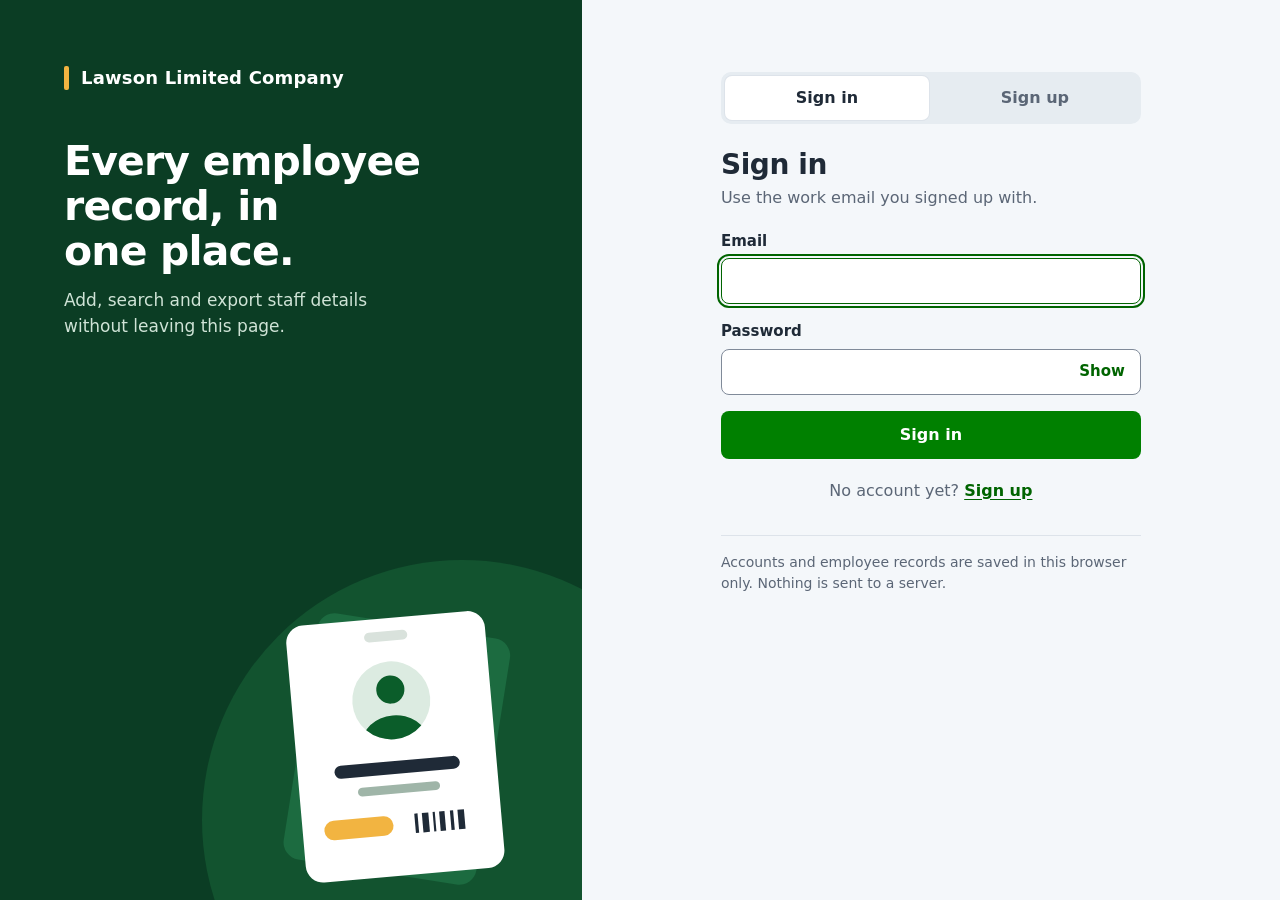
<file: index.html>
<!DOCTYPE html>
<html lang="en">
<head>
  <meta charset="UTF-8">
  <meta name="viewport" content="width=device-width, initial-scale=1.0">
  <title>HR Employee Manager Pro</title>
  <link rel="stylesheet" href="employees.css">
  <script src="auth-session.js" data-guard="require"></script>
</head>
<body>
  <div class="container">
    <div class="userbar">
      <span id="whoami"></span>
      <button type="button" id="signout">Sign out</button>
    </div>
    <h2 class="header">LAWSON LIMITED COMPANY</h2>
    <h3>Employees Managemant Form</h3>

    <!-- Employee Form -->
    <div class="form-section">
      <h2>Add / Update Employee</h2>
      <form id="employee-form">
        
        <!-- Basic Info -->
        <div class="form-group">
          <input type="text" id="name" placeholder="Full Name" required>
          <select id="gender" required>
            <option value="">Select Gender</option>
            <option value="Male">Male</option>
            <option value="Female">Female</option>
            <option value="Other">Other</option>
          </select>
          <input type="date" id="dob" required>
        </div>

        <!-- Contact & Identity -->
        <div class="form-group">
          <input type="text" id="ghanaCard" placeholder="Ghana Card Number" required>
          <input type="text" id="address" placeholder="Residential Address" required>
          <input type="text" id="phone" placeholder="Phone Number" required>
        </div>

        <!-- Education & Job Details -->
        <div class="form-group">
          <input type="text" id="education" placeholder="Education Level" required>
          <input type="text" id="deployment" placeholder="Deployment / Unit" required>
          <input type="date" id="employmentDate" required>
        </div>

        <!-- Banking Details -->
        <div class="form-group">
          <input type="text" id="bankName" placeholder="Bank Name" required>
          <input type="text" id="bankAccount" placeholder="Bank Account Number" required>
        </div>

        <!-- Department and Role -->
        <div class="form-group">
          <input type="text" id="department" placeholder="Department" required>
          <input type="text" id="role" placeholder="Job Title" required>
          <input type="email" id="email" placeholder="Email Address" required>
        </div>

        <!-- Profile Picture -->
        <div class="form-group">
          <label for="photo">Profile Picture:</label>
          <input type="file" id="photo" accept="image/*">
        </div>

        <button type="submit">Save</button>
      </form>
    </div>

    <!-- Search Section -->
    <div class="search-section">
      <input type="text" id="search" placeholder="Search by name or department">
      <button id="export-btn">Export to CSV</button>
    </div>

    <!-- Employee Table -->
    <table id="employee-table">
      <thead>
        <tr>
          <th data-sort="name">Name ⬍</th>
          <th data-sort="department">Department ⬍</th>
          <th data-sort="role">Role ⬍</th>
          <th>Photo</th>
          <th>Actions</th>
        </tr>
      </thead>
      <tbody id="employee-list">
        <!-- Employees will be dynamically loaded here -->
      </tbody>
    </table>
  </div>

  <!-- Profile Modal -->
  <div id="modal" class="modal">
    <div class="modal-content">
      <span id="closeModal" class="close">&times;</span>
      <h2 id="modal-title">Employee Profile</h2>
      <div id="modal-body"></div>
    </div>
  </div>

  <script src="employees.js"></script>
</body>
</html>
</file>
<file: employees.css>
body {
  font-family: Arial, sans-serif;
  background: #f4f7fa;
  padding: 20px;
}

.container {
  max-width: 1100px;
  margin: auto;
  background: white;
  padding: 20px;
  border-radius: 8px;
  box-shadow: 0 2px 12px rgba(0, 0, 0, 0.1);
}

h3, h2 {
  text-align: center;
  color: #333;
}
.header{
    background-color: green;
    color: white;
    padding: 5px 10px;
    width: fit-content;
    display: flex;
    justify-self: center;
    align-self: center;
}

.form-group {
  display: flex;
  gap: 10px;
  flex-wrap: wrap;
  margin-bottom: 15px;
}

form input, form select {
  flex: 1;
  padding: 8px;
  border: 1px solid #ccc;
  border-radius: 5px;
}

form label {
  margin-top: 8px;
  font-weight: bold;
}

form button {
  padding: 10px 15px;
  background: #4CAF50;
  color: white;
  border: none;
  border-radius: 5px;
  cursor: pointer;
}

form button:hover {
  background: #45a049;
}

.search-section {
  margin: 20px 0;
  text-align: center;
}

.search-section input {
  width: 50%;
  padding: 8px;
  border: 1px solid #ccc;
  border-radius: 5px;
}

#export-btn {
  padding: 8px 15px;
  margin-left: 10px;
  background: #3498db;
  color: white;
  border: none;
  border-radius: 5px;
  cursor: pointer;
}

#export-btn:hover {
  background: #2980b9;
}

table {
  width: 100%;
  border-collapse: collapse;
  margin-top: 15px;
}

table th, table td {
  padding: 10px;
  border: 1px solid #ddd;
  text-align: center;
}

table th {
  background: #f4f4f4;
  cursor: pointer;
}

table img {
  width: 40px;
  height: 40px;
  border-radius: 50%;
  object-fit: cover;
}

/* Action Buttons */
.action-btn {
  padding: 5px 10px;
  margin: 2px;
  border: none;
  border-radius: 5px;
  cursor: pointer;
  color: white;
}

.view-btn {
  background: #3498db;
}

.update-btn {
  background: #f39c12;
}

.delete-btn {
  background: #e74c3c;
}

.action-btn:hover {
  opacity: 0.8;
}

/* Modal Styling */
.modal {
  display: none;
  position: fixed;
  top: 0;
  left: 0;
  width: 100%;
  height: fit-content;
  background: rgba(0, 0, 0, 0.6);
  justify-content: center;
  align-items: center;
  font-size: 14px;
}

.modal-content {
  background: white;
  padding: 20px;
  border-radius: 8px;
  width: 50%;
  text-align: center;
  position: relative;
  display: grid;
  grid-template-rows: repeat();
  height: fit-content;

}

.close {
  position: absolute;
  top: 10px;
  right: 15px;
  font-size: 22px;
  cursor: pointer;
}

.modal-content img {
  width: 100px;
  height: 100px;
  border-radius: 50%;
  margin-bottom: 15px;
}

/* Mobile Phones (Max Width: 480px) */
@media (max-width: 480px) {
  body {
    padding: 10px;
  }

  .container {
    padding: 15px;
    width: 100%;
  }

  h1, h2 {
    font-size: 1.4rem;
  }

  /* Form fields stack vertically */
  .form-group {
    flex-direction: column;
    gap: 8px;
  }

  form input, form select, form button {
    width: 100%;
    font-size: 14px;
  }

  /* Search input full width */
  .search-section input {
    width: 100%;
    margin-bottom: 10px;
  }

  #export-btn {
    width: 100%;
    margin-left: 0;
  }

  /* Table - Make scrollable */
  table {
    display: block;
    overflow-x: auto;
    white-space: nowrap;
  }

  table th, table td {
    font-size: 12px;
    padding: 6px;
  }

  /* Modal full width */
  .modal-content {
    width: 90%;
    padding: 15px;
  }

  .modal-content img {
    width: 80px;
    height: 80px;
  }
}

/* Tablets (481px - 768px) */
@media (max-width: 768px) {
  body {
    padding: 15px;
  }

  .form-group {
    flex-direction: column;
    gap: 10px;
  }

  form input, form select, form button {
    font-size: 15px;
  }

  /* Search Section */
  .search-section input {
    width: 70%;
  }

  #export-btn {
    padding: 10px;
  }

  /* Table */
  table {
    display: block;
    overflow-x: auto;
    white-space: nowrap;
  }

  table th, table td {
    font-size: 14px;
  }

  /* Modal width */
  .modal-content {
    width: 80%;
  }
}

/* Small Laptops (769px - 1024px) */
@media (max-width: 1024px) {
  .form-group {
    flex-direction: row;
    flex-wrap: wrap;
  }

  form input, form select {
    flex: 1 1 48%;
  }

  .modal-content {
    width: 70%;
  }
}

/* Signed-in bar (added with the sign-in pages) */
.userbar {
  display: flex;
  justify-content: flex-end;
  align-items: center;
  gap: 12px;
  margin-bottom: 12px;
  font-size: 14px;
  color: #555;
}

.userbar #whoami {
  font-weight: bold;
  color: #333;
}

#signout {
  padding: 6px 12px;
  background: white;
  color: #006400;
  border: 1px solid #006400;
  border-radius: 5px;
  cursor: pointer;
}

#signout:hover {
  background: #006400;
  color: white;
}
</file>
<file: auth.css>
/* Sign in / sign up page. Keeps the app's Lawson green on its pale blue-grey page. */
:root {
  color-scheme: light;
  --forest: #0b3d24;
  --forest-lift: #12532f;
  --green: #008000;
  --green-dark: #006400;
  --gold: #f2b441;
  --paper: #f4f7fa;
  --ink: #1f2a37;
  --muted: #5b6676;
  --line: #808a99;               /* 3.25:1 on the page, 3.49:1 on white: meets the 3:1 field-border minimum */
  --line-soft: #dde3ea;
  --track: #e6ecf1;
  --error: #b42318;
  --error-tint: #fdecea;
}

* { box-sizing: border-box; }
[hidden] { display: none !important; }

body.auth {
  margin: 0;
  min-height: 100vh;
  background: var(--paper);
  color: var(--ink);
  font: 16px/1.5 "Segoe UI Variable Text", "Segoe UI", system-ui, -apple-system, Roboto, Arial, sans-serif;
}

.shell {
  display: grid;
  grid-template-columns: minmax(340px, 5fr) minmax(380px, 6fr);
  min-height: 100vh;
}

/* ---------- brand side ---------- */
.brand {
  position: relative;
  overflow: hidden;
  display: flex;
  flex-direction: column;
  gap: 48px;
  padding: clamp(28px, 5vw, 64px);
  background: var(--forest);
  color: #fff;
}
.brand::before {            /* large tone-on-tone disc that frames the badge */
  content: "";
  position: absolute;
  right: -140px;
  bottom: -180px;
  width: 520px;
  height: 520px;
  border-radius: 50%;
  background: var(--forest-lift);
}
.brand > * { position: relative; }

.wordmark {
  display: flex;
  align-items: center;
  gap: 12px;
  margin: 0;
  font-size: 1.125rem;
  font-weight: 700;
  letter-spacing: 0.01em;
}
.wordmark::before {
  content: "";
  width: 5px;
  height: 24px;
  border-radius: 2px;
  background: var(--gold);
}

.pitch-title {
  max-width: 14ch;
  text-wrap: balance;
  margin: 0 0 14px;
  font-size: clamp(1.9rem, 3.2vw, 2.75rem);
  font-weight: 700;
  line-height: 1.1;
  letter-spacing: -0.02em;
}
.pitch-text {
  max-width: 34ch;
  margin: 0;
  font-size: 1.0625rem;
  color: #cfe3d6;
}

.badge {
  align-self: flex-end;
  width: min(260px, 60%);
  height: auto;
  margin: auto -8px -70px 0;
}

/* ---------- form side ---------- */
.panel {
  display: grid;
  place-items: start center;       /* top-aligned so the tabs do not jump between the two forms */
  padding: clamp(28px, 8vh, 96px) 20px 40px;
}
.card {
  width: 100%;
  max-width: 420px;
}

.tabs {
  display: flex;
  gap: 4px;
  padding: 4px;
  margin-bottom: 24px;
  border-radius: 10px;
  background: var(--track);
}
.tabs [role="tab"] {
  flex: 1;
  padding: 10px 12px;
  border: 0;
  border-radius: 7px;
  background: transparent;
  color: var(--muted);
  font: inherit;
  font-weight: 600;
  cursor: pointer;
  transition: background-color 0.15s, color 0.15s;
}
.tabs [role="tab"][aria-selected="true"] {
  background: #fff;
  color: var(--ink);
  box-shadow: 0 0 0 1px var(--line-soft);
}

h1 {
  margin: 0 0 4px;
  font-size: 1.75rem;
  line-height: 1.2;
  letter-spacing: -0.015em;
}
.lede {
  margin: 0 0 20px;
  color: var(--muted);
}

.field { margin-bottom: 16px; }
label {
  display: block;
  margin-bottom: 6px;
  font-size: 0.9375rem;
  font-weight: 600;
}
input {
  width: 100%;
  height: 46px;
  padding: 0 14px;
  border: 1px solid var(--line);
  border-radius: 8px;
  background: #fff;
  color: var(--ink);
  font: inherit;
}
input[aria-invalid="true"] { border-color: var(--error); }

.hint, .err {
  margin: 6px 0 0;
  font-size: 0.875rem;
}
.hint { color: var(--muted); }
.err { color: var(--error); }

.pw { position: relative; }
.pw input { padding-right: 76px; }
.reveal {
  position: absolute;
  top: 4px;
  right: 4px;
  height: 38px;
  padding: 0 12px;
  border: 0;
  border-radius: 6px;
  background: transparent;
  color: var(--green-dark);
  font: inherit;
  font-size: 0.9375rem;
  font-weight: 600;
  cursor: pointer;
}
.reveal:hover { background: #eaf3ec; }

.form-error {
  margin: 0 0 18px;
  padding: 10px 12px;
  border-left: 4px solid var(--error);
  border-radius: 4px;
  background: var(--error-tint);
  color: var(--error);
  font-size: 0.9375rem;
}

.submit {
  width: 100%;
  height: 48px;
  border: 0;
  border-radius: 8px;
  background: var(--green);
  color: #fff;
  font: inherit;
  font-weight: 600;
  cursor: pointer;
  transition: background-color 0.15s;
}
.submit:hover { background: var(--green-dark); }
.submit[disabled] { opacity: 0.75; cursor: progress; }

.switch {
  margin: 20px 0 0;
  text-align: center;
  color: var(--muted);
}
.linklike {
  padding: 0;
  border: 0;
  background: none;
  color: var(--green-dark);
  font: inherit;
  font-weight: 600;
  text-decoration: underline;
  text-underline-offset: 3px;
  cursor: pointer;
}

.note {
  margin: 32px 0 0;
  padding-top: 16px;
  border-top: 1px solid var(--line-soft);
  font-size: 0.875rem;
  color: var(--muted);
}

/* keyboard focus: one clear ring everywhere */
input:focus-visible,
button:focus-visible {
  outline: 2px solid var(--green-dark);
  outline-offset: 2px;
}
input:focus-visible { border-color: var(--green-dark); }

/* ---------- small screens ---------- */
@media (max-width: 860px) {
  .shell { grid-template-columns: 1fr; min-height: 0; }
  .brand { gap: 10px; padding: 22px 20px; }
  .brand::before, .badge, .pitch-text { display: none; }
  .pitch-title { max-width: none; margin: 0; font-size: 1.4rem; }
  .panel { align-items: start; padding: 28px 20px 40px; }
}

@media (prefers-reduced-motion: reduce) {
  * { transition: none !important; }
}
</file>
